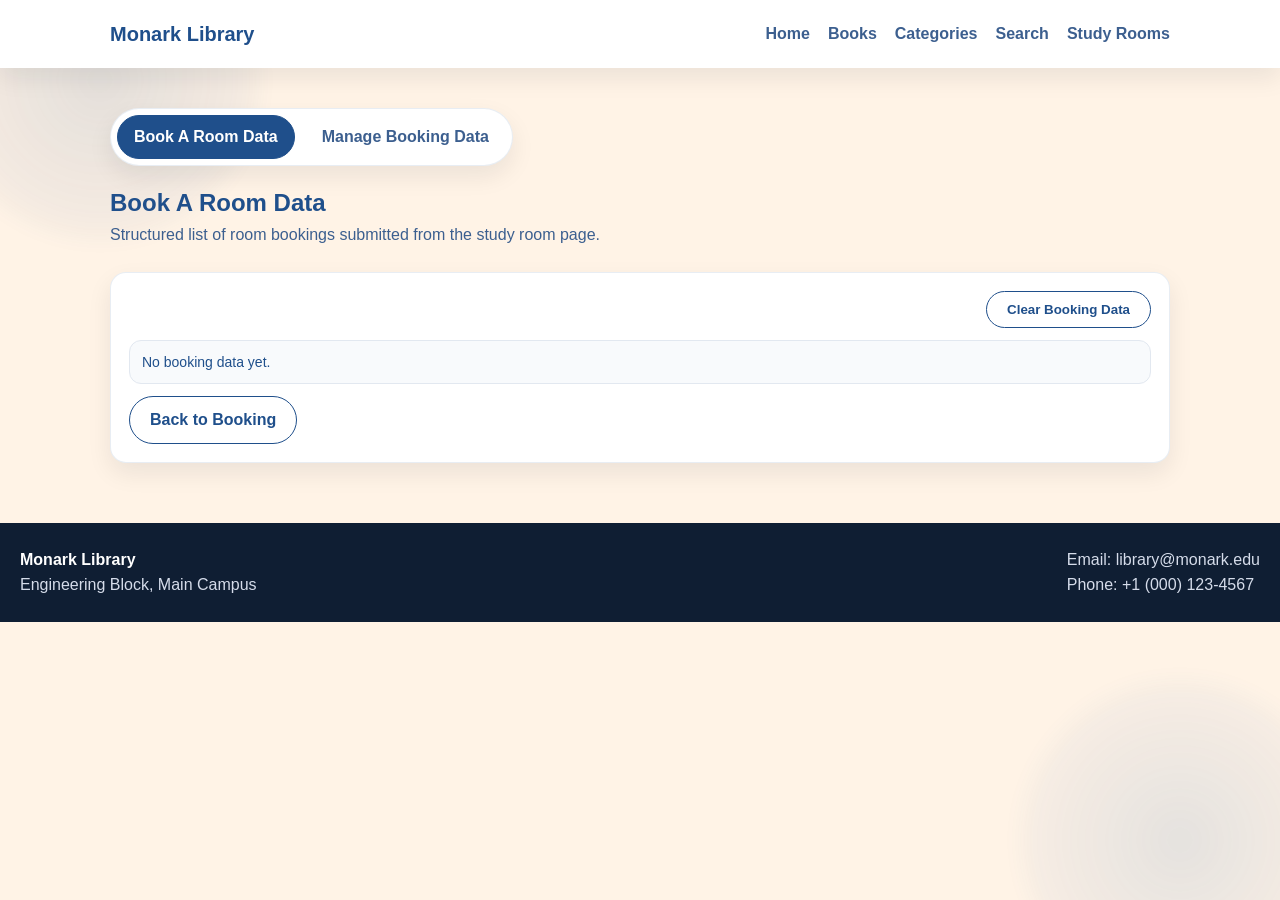
<file: booking-data.html>
<!DOCTYPE html>
<html lang="en">
<head>
  <meta charset="UTF-8" />
  <meta name="viewport" content="width=device-width, initial-scale=1.0" />
  <title>Monark Library | Booking Data</title>
  <link rel="stylesheet" href="css/style.css" />
</head>
<body>
  <header class="site-header">
    <nav class="nav">
      <div class="logo">Monark Library</div>
      <ul class="nav-links">
        <li><a href="index.html">Home</a></li>
        <li><a href="books.html">Books</a></li>
        <li><a href="categories.html">Categories</a></li>
        <li><a href="search.html">Search</a></li>
        <li><a href="studyroom.html">Study Rooms</a></li>
      </ul>
      <div class="nav-toggle" id="navToggle">Menu</div>
    </nav>
  </header>

  <main class="page">
    <section class="form-switch">
      <div class="form-switcher" role="tablist" aria-label="Booking data views">
        <a class="switch-btn active" href="booking-data.html">Book A Room Data</a>
        <a class="switch-btn" href="manage-data.html">Manage Booking Data</a>
      </div>
    </section>

    <section class="page-header">
      <h1>Book A Room Data</h1>
      <p>Structured list of room bookings submitted from the study room page.</p>
    </section>

    <section class="booking-data">
      <div class="data-panel">
        <div class="data-actions">
          <button class="btn ghost" type="button" id="clearBookingData">Clear Booking Data</button>
        </div>
        <div class="data-list" id="bookingList"></div>
        <div class="form-actions" style="margin-top: 12px;">
          <a class="btn ghost" href="studyroom.html">Back to Booking</a>
        </div>
      </div>
    </section>
  </main>

  <footer class="footer">
    <div>
      <strong>Monark Library</strong>
      <p>Engineering Block, Main Campus</p>
    </div>
    <div>
      <p>Email: library@monark.edu</p>
      <p>Phone: +1 (000) 123-4567</p>
    </div>
  </footer>

  <script src="js/booking-data.js"></script>
  <script src="js/main.js"></script>
</body>
</html>
</file>
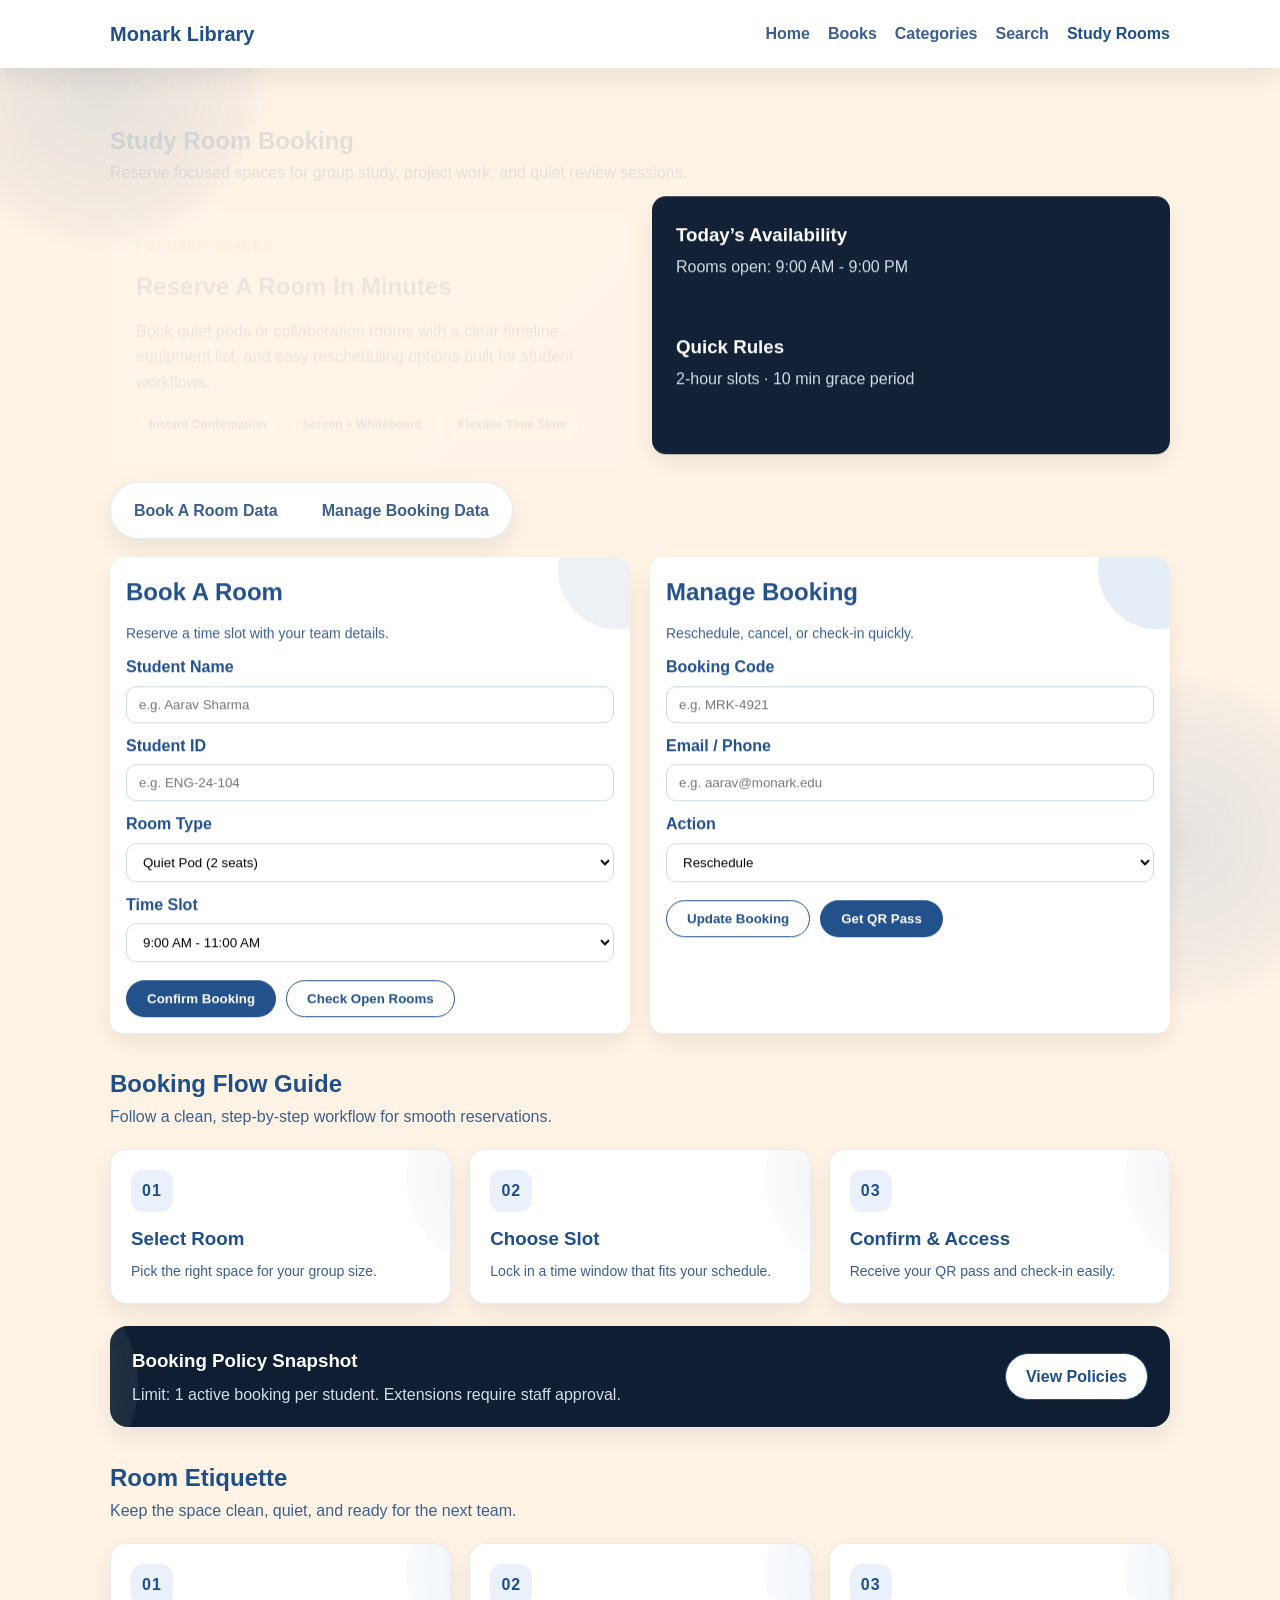
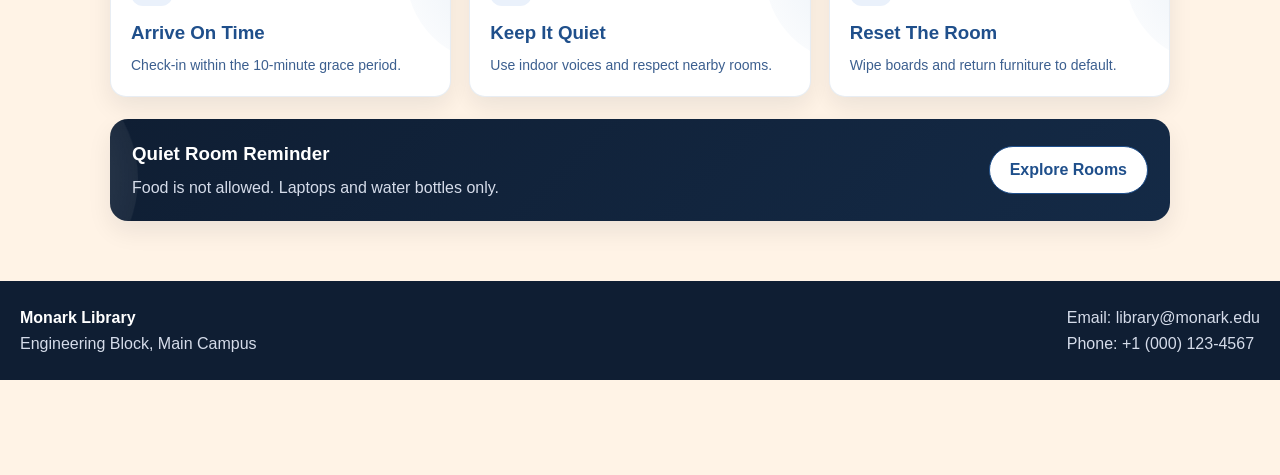
<file: issue.html>
﻿<!DOCTYPE html>
<html lang="en">
<head>
  <meta charset="UTF-8" />
  <meta http-equiv="refresh" content="0; url=studyroom.html" />
  <meta name="viewport" content="width=device-width, initial-scale=1.0" />
  <title>Redirecting...</title>
  <link rel="stylesheet" href="css/style.css" />
</head>
<body class="page">
  <section class="page-header">
    <h1>Page Moved</h1>
    <p>The Issue/Return page has been renamed. Redirecting to Study Rooms...</p>
    <p>If you are not redirected, open <a href="studyroom.html">Study Rooms</a>.</p>
  </section>
</body>
</html>
</file>
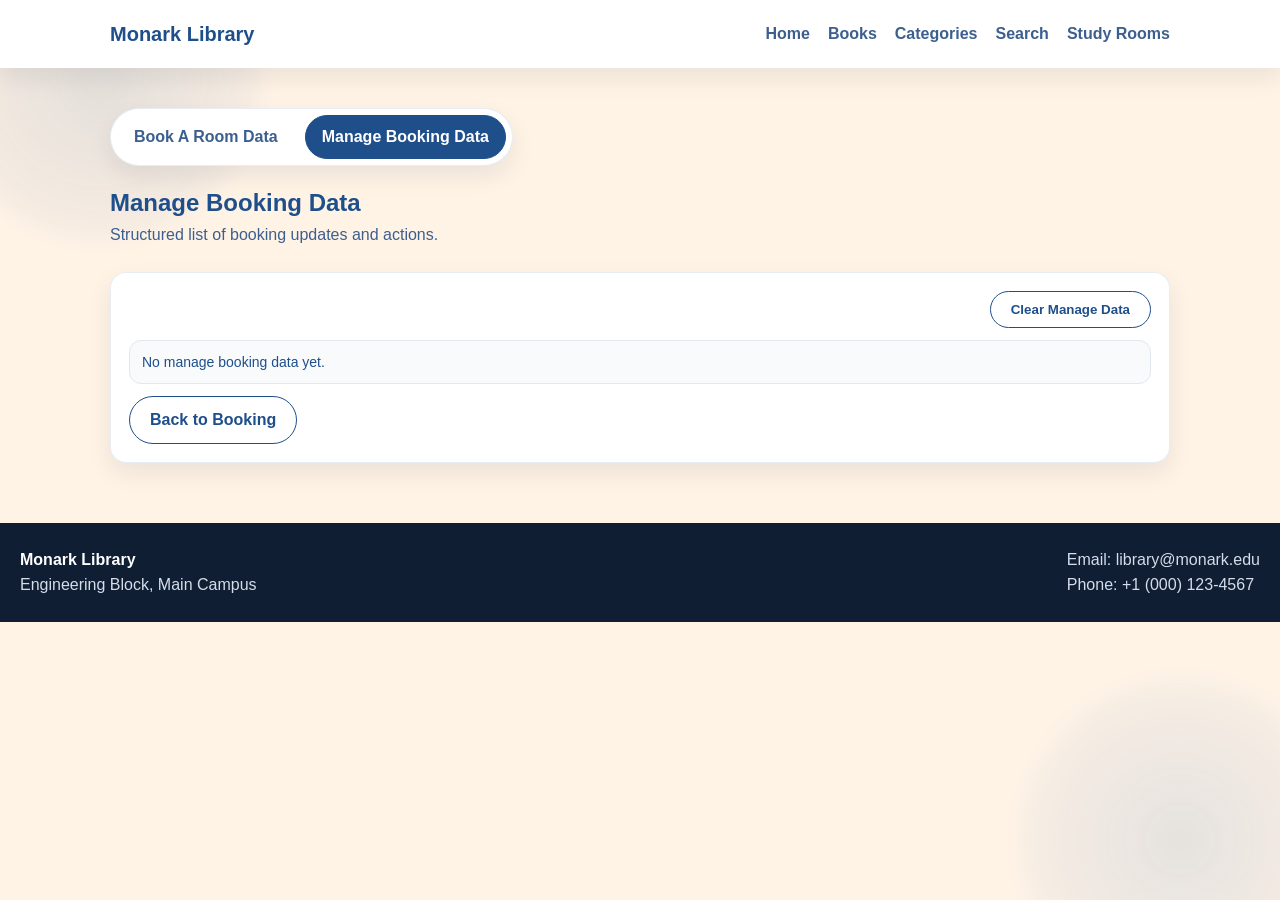
<file: manage-data.html>
<!DOCTYPE html>
<html lang="en">
<head>
  <meta charset="UTF-8" />
  <meta name="viewport" content="width=device-width, initial-scale=1.0" />
  <title>Monark Library | Manage Booking Data</title>
  <link rel="stylesheet" href="css/style.css" />
</head>
<body>
  <header class="site-header">
    <nav class="nav">
      <div class="logo">Monark Library</div>
      <ul class="nav-links">
        <li><a href="index.html">Home</a></li>
        <li><a href="books.html">Books</a></li>
        <li><a href="categories.html">Categories</a></li>
        <li><a href="search.html">Search</a></li>
        <li><a href="studyroom.html">Study Rooms</a></li>
      </ul>
      <div class="nav-toggle" id="navToggle">Menu</div>
    </nav>
  </header>

  <main class="page">
    <section class="form-switch">
      <div class="form-switcher" role="tablist" aria-label="Booking data views">
        <a class="switch-btn" href="booking-data.html">Book A Room Data</a>
        <a class="switch-btn active" href="manage-data.html">Manage Booking Data</a>
      </div>
    </section>

    <section class="page-header">
      <h1>Manage Booking Data</h1>
      <p>Structured list of booking updates and actions.</p>
    </section>

    <section class="booking-data">
      <div class="data-panel">
        <div class="data-actions">
          <button class="btn ghost" type="button" id="clearManageData">Clear Manage Data</button>
        </div>
        <div class="data-list" id="manageList"></div>
        <div class="form-actions" style="margin-top: 12px;">
          <a class="btn ghost" href="studyroom.html">Back to Booking</a>
        </div>
      </div>
    </section>
  </main>

  <footer class="footer">
    <div>
      <strong>Monark Library</strong>
      <p>Engineering Block, Main Campus</p>
    </div>
    <div>
      <p>Email: library@monark.edu</p>
      <p>Phone: +1 (000) 123-4567</p>
    </div>
  </footer>

  <script src="js/manage-data.js"></script>
  <script src="js/main.js"></script>
</body>
</html>
</file>
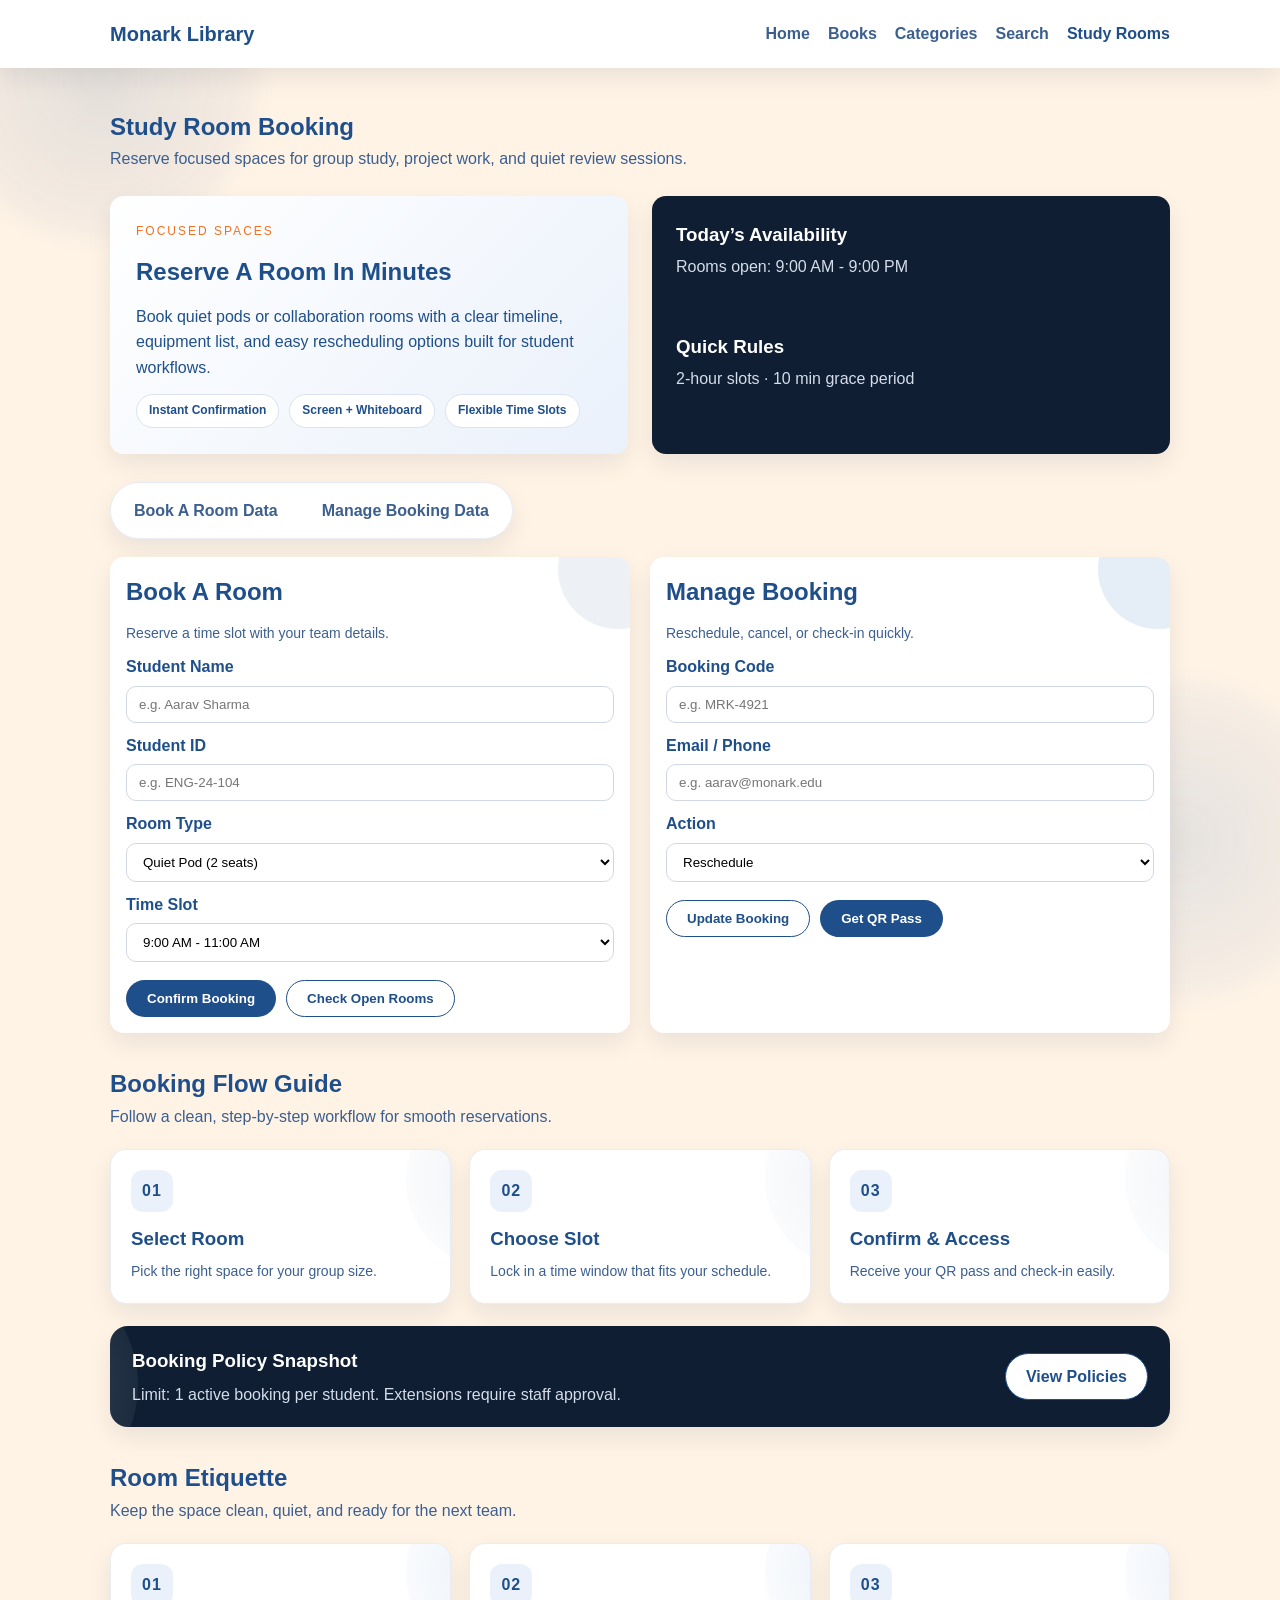
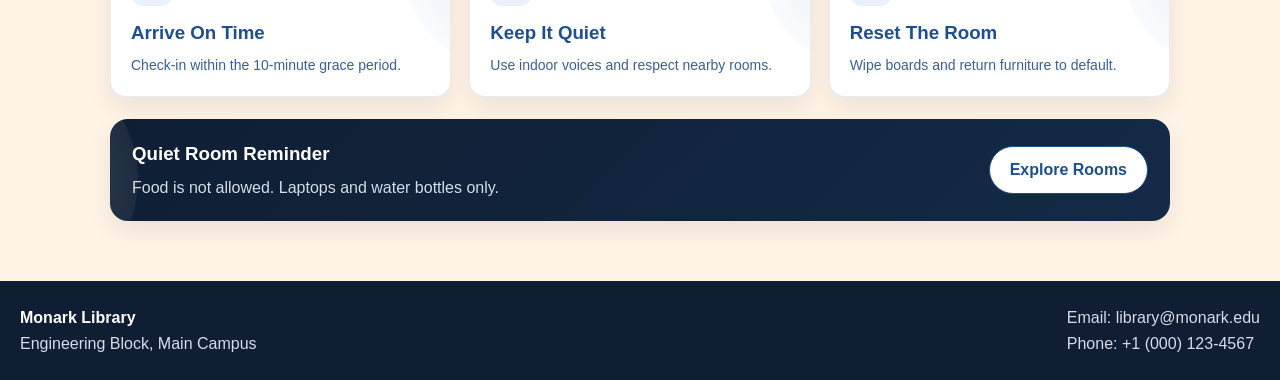
<file: studyroom.html>
﻿<!DOCTYPE html>
<html lang="en">
<head>
  <meta charset="UTF-8" />
  <meta name="viewport" content="width=device-width, initial-scale=1.0" />
  <title>Monark Library | Study Room Booking</title>
  <link rel="stylesheet" href="css/style.css" />
</head>
<body>
  <header class="site-header">
    <nav class="nav">
      <div class="logo">Monark Library</div>
      <ul class="nav-links">
        <li><a href="index.html">Home</a></li>
        <li><a href="books.html">Books</a></li>
        <li><a href="categories.html">Categories</a></li>
        <li><a href="search.html">Search</a></li>
        <li><a href="studyroom.html" class="active">Study Rooms</a></li>
      </ul>
      <div class="nav-toggle" id="navToggle">Menu</div>
    </nav>
  </header>
  <main class="page">
    <section class="page-header">
      <h1>Study Room Booking</h1>
      <p>Reserve focused spaces for group study, project work, and quiet review sessions.</p>
    </section>

    <section class="issue-hero">
      <div class="issue-hero-card">
        <p class="eyebrow">Focused Spaces</p>
        <h2>Reserve A Room In Minutes</h2>
        <p>
          Book quiet pods or collaboration rooms with a clear timeline, equipment list,
          and easy rescheduling options built for student workflows.
        </p>
        <div class="issue-badges">
          <span>Instant Confirmation</span>
          <span>Screen + Whiteboard</span>
          <span>Flexible Time Slots</span>
        </div>
      </div>
      <div class="issue-hero-panel">
        <div>
          <h3>Today’s Availability</h3>
          <p>Rooms open: 9:00 AM - 9:00 PM</p>
        </div>
        <div>
          <h3>Quick Rules</h3>
          <p>2-hour slots · 10 min grace period</p>
        </div>
      </div>
    </section>

    <section class="form-switch">
      <div class="form-switcher" role="tablist" aria-label="Booking data views">
        <a class="switch-btn" href="booking-data.html">Book A Room Data</a>
        <a class="switch-btn" href="manage-data.html">Manage Booking Data</a>
      </div>
    </section>

    <section class="form-grid fancy">
      <form class="card issue-card" id="bookingForm">
        <h2>Book A Room</h2>
        <p class="card-subtitle">Reserve a time slot with your team details.</p>
        <label>Student Name
          <input type="text" id="bookingName" placeholder="e.g. Aarav Sharma" required />
        </label>
        <label>Student ID
          <input type="text" id="bookingId" placeholder="e.g. ENG-24-104" required />
        </label>
        <label>Room Type
          <select id="bookingRoom">
            <option>Quiet Pod (2 seats)</option>
            <option>Collaboration Room (4 seats)</option>
            <option>Project Lab (6 seats)</option>
          </select>
        </label>
        <label>Time Slot
          <select id="bookingSlot">
            <option>9:00 AM - 11:00 AM</option>
            <option>11:30 AM - 1:30 PM</option>
            <option>2:00 PM - 4:00 PM</option>
            <option>4:30 PM - 6:30 PM</option>
          </select>
        </label>
        <div class="form-actions">
          <button class="btn primary" type="submit">Confirm Booking</button>
          <button class="btn ghost" type="button">Check Open Rooms</button>
        </div>
      </form>

      <form class="card return-card" id="manageForm">
        <h2>Manage Booking</h2>
        <p class="card-subtitle">Reschedule, cancel, or check-in quickly.</p>
        <label>Booking Code
          <input type="text" id="manageCode" placeholder="e.g. MRK-4921" required />
        </label>
        <label>Email / Phone
          <input type="text" id="manageContact" placeholder="e.g. aarav@monark.edu" required />
        </label>
        <label>Action
          <select id="manageAction">
            <option>Reschedule</option>
            <option>Cancel Booking</option>
            <option>Check-in</option>
          </select>
        </label>
        <div class="form-actions">
          <button class="btn ghost" type="submit">Update Booking</button>
          <button class="btn primary" type="button">Get QR Pass</button>
        </div>
      </form>
    </section>

    <section class="issue-guide">
      <div class="section-head">
        <h2>Booking Flow Guide</h2>
        <p>Follow a clean, step-by-step workflow for smooth reservations.</p>
      </div>
      <div class="issue-guide-grid">
        <article class="step-card">
          <span class="step-number">01</span>
          <h3>Select Room</h3>
          <p>Pick the right space for your group size.</p>
        </article>
        <article class="step-card">
          <span class="step-number">02</span>
          <h3>Choose Slot</h3>
          <p>Lock in a time window that fits your schedule.</p>
        </article>
        <article class="step-card">
          <span class="step-number">03</span>
          <h3>Confirm & Access</h3>
          <p>Receive your QR pass and check-in easily.</p>
        </article>
      </div>
      <div class="issue-notice">
        <div>
          <h3>Booking Policy Snapshot</h3>
          <p>Limit: 1 active booking per student. Extensions require staff approval.</p>
        </div>
        <a class="btn ghost" href="categories.html">View Policies</a>
      </div>
    </section>

    <section class="return-guide">
      <div class="section-head">
        <h2>Room Etiquette</h2>
        <p>Keep the space clean, quiet, and ready for the next team.</p>
      </div>
      <div class="issue-guide-grid">
        <article class="step-card return-step">
          <span class="step-number">01</span>
          <h3>Arrive On Time</h3>
          <p>Check-in within the 10-minute grace period.</p>
        </article>
        <article class="step-card return-step">
          <span class="step-number">02</span>
          <h3>Keep It Quiet</h3>
          <p>Use indoor voices and respect nearby rooms.</p>
        </article>
        <article class="step-card return-step">
          <span class="step-number">03</span>
          <h3>Reset The Room</h3>
          <p>Wipe boards and return furniture to default.</p>
        </article>
      </div>
      <div class="issue-notice return-notice">
        <div>
          <h3>Quiet Room Reminder</h3>
          <p>Food is not allowed. Laptops and water bottles only.</p>
        </div>
        <a class="btn ghost" href="books.html">Explore Rooms</a>
      </div>
    </section>
  </main>

  <footer class="footer">
    <div>
      <strong>Monark Library</strong>
      <p>Engineering Block, Main Campus</p>
    </div>
    <div>
      <p>Email: library@monark.edu</p>
      <p>Phone: +1 (000) 123-4567</p>
    </div>
  </footer>

  <script src="js/studyroom.js"></script>
  <script src="js/main.js"></script>
</body>
</html>
</file>
<file: css/style.css>
﻿:root {
  --bg: #fff3e6;
  --white: #ffffff;
  --primary: #1f4f8b;
  --secondary: #f37021;
  --text: #1f4f8b;
  --muted: #3c5f8f;
  --shadow: 0 10px 25px rgba(15, 23, 42, 0.08);
  --surface-dark: #0f1e33;
  --surface-dark-2: #142a46;
  --chip-bg: #eaf1fb;
  --shelf-1: #1f4f8b;
  --shelf-2: #2a6bb3;
  --shelf-3: #5d84c6;
  --shelf-4: #4b6b8f;
  --shelf-5: #385b7d;
  --radius: 14px;
}

* {
  box-sizing: border-box;
  margin: 0;
  padding: 0;
}

body {
  font-family: "Segoe UI", Tahoma, Geneva, Verdana, sans-serif;
  background: var(--bg);
  color: var(--text);
  line-height: 1.6;
  scroll-behavior: smooth;
  position: relative;
  overflow-x: hidden;
}


body::before,
body::after {
  content: "";
  position: fixed;
  width: 320px;
  height: 320px;
  border-radius: 50%;
  z-index: -1;
  filter: blur(10px);
  opacity: 0.35;
  animation: floatBlob 12s ease-in-out infinite;
}

body::before {
  top: -80px;
  left: -60px;
  background: radial-gradient(circle, rgba(31, 79, 139, 0.35), rgba(31, 79, 139, 0));
}

body::after {
  bottom: -100px;
  right: -60px;
  background: radial-gradient(circle, rgba(42, 107, 179, 0.35), rgba(42, 107, 179, 0));
  animation-delay: 2s;
}

a {
  text-decoration: none;
  color: inherit;
}

.site-header {
  background: var(--white);
  box-shadow: var(--shadow);
  position: sticky;
  top: 0;
  z-index: 10;
}

.nav {
  max-width: 1100px;
  margin: 0 auto;
  padding: 18px 20px;
  display: flex;
  align-items: center;
  justify-content: space-between;
  gap: 16px;
}

.logo {
  font-weight: 700;
  font-size: 20px;
  color: var(--primary);
}

.nav-links {
  list-style: none;
  display: flex;
  gap: 18px;
  flex-wrap: wrap;
}

.nav-links a {
  color: var(--muted);
  font-weight: 600;
}

.nav-links a.active,
.nav-links a:hover {
  color: var(--primary);
}

.nav-toggle {
  display: none;
  background: var(--primary);
  color: #fff;
  padding: 8px 14px;
  border-radius: 999px;
  font-size: 14px;
  cursor: pointer;
}

.hero {
  max-width: 1100px;
  margin: 40px auto 0;
  padding: 40px 20px;
  display: grid;
  grid-template-columns: repeat(auto-fit, minmax(280px, 1fr));
  gap: 30px;
  align-items: center;
  animation: fadeUp 0.9s ease both;
}

.hero-content h1 {
  font-size: 42px;
  line-height: 1.2;
  margin-bottom: 16px;
}

.eyebrow {
  color: var(--secondary);
  text-transform: uppercase;
  letter-spacing: 2px;
  font-size: 12px;
  margin-bottom: 12px;
}

.hero-text {
  color: var(--muted);
  margin-bottom: 20px;
}

.hero-actions {
  display: flex;
  gap: 12px;
  flex-wrap: wrap;
}

.btn {
  padding: 10px 20px;
  border-radius: 999px;
  font-weight: 600;
  border: 1px solid transparent;
  display: inline-block;
  transition: transform 0.2s ease, box-shadow 0.2s ease, background 0.2s ease, color 0.2s ease;
}

.btn.primary {
  background: var(--primary);
  color: #fff;
}

.btn.ghost {
  border-color: var(--primary);
  color: var(--primary);
  background: #fff;
}

.btn:hover {
  transform: translateY(-2px);
  box-shadow: 0 8px 18px rgba(31, 79, 139, 0.18);
}

.hero-banner {
  background: linear-gradient(135deg, #ffffff 0%, #eaf1fb 100%);
  padding: 30px;
  border-radius: var(--radius);
  box-shadow: var(--shadow);
}

.banner-card {
  background: #fff;
  border-radius: var(--radius);
  padding: 24px;
  border: 1px solid #e3e8f1;
  transition: transform 0.25s ease, box-shadow 0.25s ease, border-color 0.25s ease;
}

.banner-title {
  font-weight: 700;
  margin-bottom: 12px;
  color: var(--primary);
}

.banner-card:hover {
  transform: translateY(-6px) scale(1.01);
  border-color: rgba(31, 79, 139, 0.3);
  box-shadow: 0 16px 32px rgba(15, 23, 42, 0.15);
}

.banner-list {
  list-style: none;
  display: grid;
  gap: 8px;
  color: var(--muted);
}

.hero-title {
  position: relative;
}

.typing-text {
  display: block;
  min-height: 2.6em;
  white-space: normal;
}

.typing-cursor {
  display: none;
}

.typing-text::after {
  content: "|";
  margin-left: 4px;
  color: var(--primary);
  animation: blink 1s steps(2, start) infinite;
}


@keyframes blink {
  to {
    opacity: 0;
  }
}

.intro {
  max-width: 1100px;
  margin: 0 auto;
  padding: 30px 20px 60px;
  display: grid;
  grid-template-columns: repeat(auto-fit, minmax(240px, 1fr));
  gap: 20px;
}

.stats,
.featured,
.shelf,
.facility,
.events,
.testimonials,
.newsletter,
.toolkit {
  max-width: 1100px;
  margin: 0 auto;
  padding: 10px 20px 60px;
}

.stats {
  display: grid;
  grid-template-columns: repeat(auto-fit, minmax(180px, 1fr));
  gap: 18px;
}

.stat-card {
  background: #fff;
  padding: 20px;
  border-radius: var(--radius);
  box-shadow: var(--shadow);
  text-align: center;
  animation: fadeUp 0.8s ease both;
}

.stat-card h3 {
  color: var(--primary);
  font-size: 28px;
}

.section-head {
  margin-bottom: 20px;
}

.section-head p {
  color: var(--muted);
}

.facility {
  display: grid;
  grid-template-columns: repeat(auto-fit, minmax(260px, 1fr));
  gap: 22px;
  align-items: center;
}

.facility-list {
  display: flex;
  flex-wrap: wrap;
  gap: 10px;
  margin-top: 12px;
}

.facility-list span {
  background: #fff;
  border: 1px solid #dbe3f2;
  padding: 6px 12px;
  border-radius: 999px;
  font-size: 12px;
  color: var(--primary);
  font-weight: 600;
}

.facility-card {
  background: var(--surface-dark);
  color: #d5dcea;
  padding: 24px;
  border-radius: var(--radius);
  box-shadow: var(--shadow);
  position: relative;
  overflow: hidden;
  transition: transform 0.3s ease, box-shadow 0.3s ease;
}

.facility-card h3 {
  color: #fff;
  margin-bottom: 8px;
}

.facility-card::before {
  content: "";
  position: absolute;
  inset: -40% auto auto -40%;
  width: 220px;
  height: 220px;
  background: radial-gradient(circle, rgba(255, 255, 255, 0.18), rgba(255, 255, 255, 0));
  transform: translate3d(0, 0, 0);
  animation: glowFloat 6s ease-in-out infinite;
}

.facility-card:hover {
  transform: translateY(-6px);
  box-shadow: 0 20px 40px rgba(15, 23, 42, 0.25);
}

.facility-card:hover::before {
  animation-duration: 3.5s;
}

.muted {
  color: var(--muted);
}

.testimonials strong {
  display: block;
  margin-top: 8px;
  color: var(--primary);
}

.newsletter-card {
  background: linear-gradient(135deg, #ffffff 0%, #eaf1fb 100%);
  padding: 28px;
  border-radius: var(--radius);
  box-shadow: var(--shadow);
  display: grid;
  gap: 16px;
  position: relative;
  overflow: hidden;
}

.newsletter-card::after {
  content: "";
  position: absolute;
  right: -80px;
  top: -80px;
  width: 220px;
  height: 220px;
  background: radial-gradient(circle, rgba(31, 79, 139, 0.12), rgba(31, 79, 139, 0));
  animation: glowFloat 7s ease-in-out infinite;
}

.newsletter-form {
  display: flex;
  gap: 10px;
  flex-wrap: wrap;
  position: relative;
  z-index: 1;
}

.newsletter-form input {
  flex: 1;
  min-width: 220px;
  padding: 12px 16px;
  border-radius: 12px;
  border: 1px solid #d0d7e5;
  font-size: 16px;
}

.toolkit-wrap {
  display: grid;
  grid-template-columns: repeat(auto-fit, minmax(280px, 1fr));
  gap: 22px;
  align-items: stretch;
}

.toolkit-panel {
  background: linear-gradient(135deg, #fefefe 0%, #e7eef9 100%);
  border-radius: var(--radius);
  padding: 26px;
  box-shadow: var(--shadow);
  position: relative;
  overflow: hidden;
}

.toolkit-panel::after {
  content: "";
  position: absolute;
  inset: auto -40% -40% auto;
  width: 220px;
  height: 220px;
  border-radius: 50%;
  background: radial-gradient(circle, rgba(42, 107, 179, 0.18), rgba(42, 107, 179, 0));
  animation: glowFloat 7s ease-in-out infinite;
}

.toolkit-eyebrow {
  color: var(--secondary);
  text-transform: uppercase;
  letter-spacing: 2px;
  font-size: 12px;
  margin-bottom: 10px;
  font-weight: 700;
}

.toolkit-panel h3 {
  font-size: 26px;
  margin-bottom: 10px;
}

.toolkit-panel p {
  color: var(--muted);
  margin-bottom: 18px;
}

.toolkit-actions {
  display: flex;
  gap: 12px;
  flex-wrap: wrap;
  position: relative;
  z-index: 1;
}

.toolkit-grid {
  display: grid;
  grid-template-columns: repeat(auto-fit, minmax(200px, 1fr));
  gap: 18px;
}

.tool-card {
  background: #fff;
  border-radius: 16px;
  padding: 18px;
  box-shadow: var(--shadow);
  border: 1px solid rgba(31, 79, 139, 0.1);
  transition: transform 0.25s ease, box-shadow 0.25s ease, border-color 0.25s ease;
  position: relative;
  overflow: hidden;
}

.tool-card::before {
  content: "";
  position: absolute;
  left: -30%;
  top: -30%;
  width: 120px;
  height: 120px;
  background: radial-gradient(circle, rgba(31, 79, 139, 0.12), rgba(31, 79, 139, 0));
  opacity: 0;
  transition: opacity 0.25s ease;
}

.tool-card:hover {
  transform: translateY(-6px);
  box-shadow: 0 18px 34px rgba(15, 23, 42, 0.14);
  border-color: rgba(31, 79, 139, 0.25);
}

.tool-card:hover::before {
  opacity: 1;
}

.tool-card h4 {
  font-size: 17px;
  margin-bottom: 6px;
}

.tool-card p {
  color: var(--muted);
  font-size: 14px;
}

.tool-tag {
  display: inline-block;
  background: #eef3fb;
  color: var(--primary);
  font-weight: 700;
  font-size: 11px;
  padding: 6px 10px;
  border-radius: 999px;
  margin-bottom: 10px;
}

.toolkit-ticker {
  margin-top: 24px;
  background: var(--surface-dark);
  color: #d5dcea;
  border-radius: 999px;
  overflow: hidden;
  padding: 10px 0;
  box-shadow: var(--shadow);
}

.ticker-track {
  display: flex;
  gap: 30px;
  align-items: center;
  animation: tickerMove 16s linear infinite;
  padding-left: 30px;
  white-space: nowrap;
}

.ticker-track span {
  font-weight: 600;
  font-size: 13px;
  letter-spacing: 1px;
  text-transform: uppercase;
}

@keyframes tickerMove {
  from {
    transform: translateX(0);
  }
  to {
    transform: translateX(-50%);
  }
}

.shelf-card {
  background: #fff;
  border-radius: 18px;
  box-shadow: var(--shadow);
  padding: 22px 18px 18px;
  display: grid;
  grid-template-columns: repeat(5, minmax(60px, 1fr));
  gap: 14px;
  align-items: end;
}

.shelf-book {
  position: relative;
  height: 160px;
  border-radius: 12px 12px 8px 8px;
  transform-origin: bottom center;
  transition: transform 0.25s ease, box-shadow 0.25s ease;
  box-shadow: 0 10px 18px rgba(15, 23, 42, 0.12);
  display: block;
}

.shelf-book::before {
  content: attr(data-label);
  position: absolute;
  left: 50%;
  top: 12px;
  transform: translateX(-50%);
  color: rgba(255, 255, 255, 0.9);
  font-weight: 700;
  letter-spacing: 1px;
  font-size: 12px;
}

.shelf-book::after {
  content: "";
  position: absolute;
  left: 0;
  right: 0;
  bottom: -10px;
  height: 10px;
  border-radius: 0 0 8px 8px;
  background: rgba(15, 23, 42, 0.08);
  filter: blur(6px);
  opacity: 0;
  transition: opacity 0.25s ease;
}

.shelf-book:nth-child(1) { background: var(--shelf-1); }
.shelf-book:nth-child(2) { background: var(--shelf-2); }
.shelf-book:nth-child(3) { background: var(--shelf-3); }
.shelf-book:nth-child(4) { background: var(--shelf-4); }
.shelf-book:nth-child(5) { background: var(--shelf-5); }

.shelf-book:hover {
  transform: rotate(-6deg) translateY(-6px);
}

.shelf-book:hover::after {
  opacity: 1;
}

@media (max-width: 600px) {
  .shelf-card {
    grid-template-columns: repeat(3, minmax(60px, 1fr));
  }
}

.intro-card {
  background: var(--white);
  padding: 24px;
  border-radius: var(--radius);
  box-shadow: var(--shadow);
  animation: fadeUp 0.8s ease both;
  transition: transform 0.25s ease, box-shadow 0.25s ease;
}

.intro-card:hover {
  transform: translateY(-6px);
  box-shadow: 0 16px 34px rgba(15, 23, 42, 0.14);
}

.page {
  max-width: 1100px;
  margin: 0 auto;
  padding: 40px 20px 60px;
}

.page-header {
  margin-bottom: 24px;
}

.page-header p {
  color: var(--muted);
}

.grid {
  display: grid;
  grid-template-columns: repeat(auto-fit, minmax(220px, 1fr));
  gap: 20px;
}

.search-grid {
  grid-template-columns: repeat(auto-fit, minmax(180px, 1fr));
  gap: 16px;
  justify-content: center;
}

.search-grid .card {
  padding: 12px;
  gap: 8px;
  max-width: 260px;
  justify-self: center;
}

.search-grid .card img {
  aspect-ratio: 3 / 4;
  max-height: 200px;
}

.search-grid .card h3 {
  font-size: 16px;
}

.search-grid .card p {
  font-size: 13px;
}

.card {
  background: var(--white);
  border-radius: var(--radius);
  box-shadow: var(--shadow);
  padding: 16px;
  display: flex;
  flex-direction: column;
  gap: 10px;
  transition: transform 0.2s ease, box-shadow 0.2s ease;
}

.card img {
  width: 100%;
  border-radius: 10px;
  aspect-ratio: 3 / 4;
  height: auto;
  object-fit: cover;
  object-position: center;
  background: #e8edf6;
  box-shadow: inset 0 0 0 1px rgba(31, 79, 139, 0.08);
  border: 1px solid rgba(31, 79, 139, 0.12);
}

.card h3 {
  font-size: 18px;
}

.card p {
  color: var(--muted);
  font-size: 14px;
}

.card .btn {
  margin-top: auto;
}

.card:hover {
  transform: translateY(-4px);
  box-shadow: 0 14px 30px rgba(15, 23, 42, 0.12);
}

.compact-grid .card {
  padding: 12px;
  gap: 8px;
}

.compact-grid .card img {
  aspect-ratio: 3 / 4;
  max-height: 180px;
}

.compact-grid .card h3 {
  font-size: 16px;
}

.compact-grid .card p {
  font-size: 13px;
}

.compact-grid {
  grid-template-columns: repeat(auto-fit, minmax(170px, 170px));
  justify-content: center;
  justify-items: center;
}

.category-bar {
  display: flex;
  flex-wrap: wrap;
  gap: 10px;
  margin-bottom: 20px;
}

.category-bar button {
  border: 1px solid #d0d7e5;
  background: #fff;
  padding: 8px 16px;
  border-radius: 999px;
  cursor: pointer;
  font-weight: 600;
  color: var(--muted);
}

.category-bar button.active {
  background: var(--primary);
  color: #fff;
  border-color: var(--primary);
}

.search-bar {
  margin-bottom: 20px;
}

.search-bar input {
  width: 100%;
  padding: 12px 16px;
  border-radius: 12px;
  border: 1px solid #d0d7e5;
  font-size: 16px;
  transition: border-color 0.2s ease, box-shadow 0.2s ease;
}

.search-bar input:focus {
  border-color: var(--primary);
  outline: none;
  box-shadow: 0 0 0 3px rgba(31, 79, 139, 0.15);
}

.grid .compact-grid{
  margin: 0 auto;
}

.form-grid {
  display: grid;
  grid-template-columns: repeat(auto-fit, minmax(260px, 1fr));
  gap: 20px;
}

.form-grid.fancy {
  align-items: stretch;
}

.booking-data {
  margin-top: 22px;
  display: grid;
  grid-template-columns: repeat(auto-fit, minmax(260px, 1fr));
  gap: 18px;
}

.data-panel {
  background: #fff;
  border-radius: 16px;
  padding: 18px;
  box-shadow: var(--shadow);
  border: 1px solid rgba(31, 79, 139, 0.1);
}

.data-panel h3 {
  margin-bottom: 10px;
  color: var(--primary);
}

.data-list {
  display: grid;
  gap: 10px;
}

.data-actions {
  display: flex;
  justify-content: flex-end;
  margin-bottom: 12px;
}

.data-item {
  background: #f8fafc;
  border: 1px solid #e2e8f0;
  border-radius: 12px;
  padding: 10px 12px;
  font-size: 14px;
  color: var(--text);
}

.data-actions-row {
  display: flex;
  gap: 8px;
  margin-top: 10px;
  flex-wrap: wrap;
}

.data-actions-row .btn {
  padding: 6px 14px;
  font-size: 13px;
}
.form-switch {
  margin-bottom: 18px;
}

.form-switcher {
  display: inline-flex;
  gap: 10px;
  background: #fff;
  border-radius: 999px;
  padding: 6px;
  box-shadow: var(--shadow);
  border: 1px solid rgba(31, 79, 139, 0.1);
}

.switch-btn {
  border: 1px solid transparent;
  background: transparent;
  color: var(--muted);
  font-weight: 700;
  padding: 8px 16px;
  border-radius: 999px;
  cursor: pointer;
  transition: background 0.2s ease, color 0.2s ease, border-color 0.2s ease;
}

.switch-btn.active {
  background: var(--primary);
  color: #fff;
  border-color: var(--primary);
}

form label {
  font-weight: 600;
  display: flex;
  flex-direction: column;
  gap: 6px;
}

form input {
  padding: 10px 12px;
  border: 1px solid #d0d7e5;
  border-radius: 10px;
}

form select {
  padding: 10px 12px;
  border: 1px solid #d0d7e5;
  border-radius: 10px;
  background: #fff;
}

.footer {
  background: var(--surface-dark);
  color: #d5dcea;
  display: flex;
  justify-content: space-between;
  gap: 20px;
  padding: 24px 20px;
  flex-wrap: wrap;
}

.footer strong {
  color: #fff;
}

.issue-hero {
  display: grid;
  grid-template-columns: repeat(auto-fit, minmax(280px, 1fr));
  gap: 24px;
  margin-bottom: 28px;
  align-items: stretch;
}

.issue-hero-card {
  background: linear-gradient(135deg, #ffffff 0%, #eaf1fb 100%);
  padding: 26px;
  border-radius: var(--radius);
  box-shadow: var(--shadow);
  animation: fadeUp 0.9s ease both;
}

.issue-hero-card h2 {
  margin: 8px 0 12px;
}

.issue-badges {
  display: flex;
  gap: 10px;
  flex-wrap: wrap;
  margin-top: 14px;
}

.issue-badges span {
  background: #fff;
  border: 1px solid #dbe3f2;
  padding: 6px 12px;
  border-radius: 999px;
  font-size: 12px;
  color: var(--primary);
  font-weight: 600;
}

.issue-hero-panel {
  background: var(--surface-dark);
  color: #d5dcea;
  padding: 24px;
  border-radius: var(--radius);
  display: grid;
  gap: 14px;
  box-shadow: var(--shadow);
}

.issue-hero-panel h3 {
  color: #fff;
  margin-bottom: 4px;
}

.card-subtitle {
  color: var(--muted);
  font-size: 14px;
}

.issue-card,
.return-card {
  position: relative;
  overflow: hidden;
}

.issue-card::after,
.return-card::after {
  content: "";
  position: absolute;
  top: 0;
  right: 0;
  width: 120px;
  height: 120px;
  border-radius: 50%;
  background: rgba(31, 79, 139, 0.08);
  transform: translate(40%, -40%);
}

.return-card::after {
  background: rgba(42, 107, 179, 0.12);
}

.form-actions {
  display: flex;
  gap: 10px;
  flex-wrap: wrap;
  margin-top: 8px;
}

.issue-guide {
  margin-top: 32px;
}

.return-guide {
  margin-top: 32px;
}

.issue-guide-grid {
  display: grid;
  grid-template-columns: repeat(auto-fit, minmax(220px, 1fr));
  gap: 18px;
}

.step-card {
  background: #fff;
  border-radius: 16px;
  padding: 20px;
  box-shadow: var(--shadow);
  border: 1px solid rgba(31, 79, 139, 0.1);
  position: relative;
  overflow: hidden;
  transition: transform 0.25s ease, box-shadow 0.25s ease, border-color 0.25s ease;
}

.step-card::after {
  content: "";
  position: absolute;
  right: -40%;
  top: -40%;
  width: 180px;
  height: 180px;
  border-radius: 50%;
  background: radial-gradient(circle, rgba(31, 79, 139, 0.12), rgba(31, 79, 139, 0));
  opacity: 0.6;
  transition: transform 0.35s ease;
}

.step-card:hover {
  transform: translateY(-6px);
  box-shadow: 0 18px 34px rgba(15, 23, 42, 0.14);
  border-color: rgba(31, 79, 139, 0.25);
}

.step-card:hover::after {
  transform: translate3d(20px, 20px, 0);
}

.step-number {
  display: inline-flex;
  align-items: center;
  justify-content: center;
  width: 42px;
  height: 42px;
  border-radius: 12px;
  background: var(--chip-bg);
  color: var(--primary);
  font-weight: 700;
  letter-spacing: 1px;
  margin-bottom: 12px;
}

.step-card h3 {
  margin-bottom: 6px;
}

.step-card p {
  color: var(--muted);
  font-size: 14px;
}

.issue-notice {
  margin-top: 22px;
  background: var(--surface-dark);
  color: #d5dcea;
  border-radius: 18px;
  padding: 20px 22px;
  display: flex;
  align-items: center;
  justify-content: space-between;
  gap: 16px;
  flex-wrap: wrap;
  box-shadow: var(--shadow);
  position: relative;
  overflow: hidden;
}

.issue-notice::before {
  content: "";
  position: absolute;
  left: -20%;
  top: -60%;
  width: 240px;
  height: 240px;
  border-radius: 50%;
  background: radial-gradient(circle, rgba(255, 255, 255, 0.2), rgba(255, 255, 255, 0));
  animation: glowFloat 6s ease-in-out infinite;
}

.issue-notice h3 {
  color: #fff;
  margin-bottom: 6px;
}

.issue-notice p {
  color: #d5dcea;
}

.return-step::after {
  background: radial-gradient(circle, rgba(42, 107, 179, 0.16), rgba(42, 107, 179, 0));
}

.return-notice {
  background: linear-gradient(135deg, var(--surface-dark) 0%, var(--surface-dark-2) 100%);
}

@keyframes fadeUp {
  from {
    opacity: 0;
    transform: translateY(16px);
  }
  to {
    opacity: 1;
    transform: translateY(0);
  }
}

.page-header {
  animation: fadeUp 0.7s ease both;
}

.grid {
  animation: fadeUp 0.9s ease both;
}

.reveal {
  opacity: 0;
  transform: translateY(14px);
  transition: opacity 0.6s ease, transform 0.6s ease;
}

.reveal.show {
  opacity: 1;
  transform: translateY(0);
}

@keyframes floatBlob {
  0% {
    transform: translateY(0) scale(1);
  }
  50% {
    transform: translateY(20px) scale(1.05);
  }
  100% {
    transform: translateY(0) scale(1);
  }
}

@keyframes glowFloat {
  0% {
    transform: translate3d(0, 0, 0) scale(1);
  }
  50% {
    transform: translate3d(30px, 30px, 0) scale(1.05);
  }
  100% {
    transform: translate3d(0, 0, 0) scale(1);
  }
}

.events .card,
.testimonials .card {
  transition: transform 0.25s ease, box-shadow 0.25s ease;
}

.events .card:hover,
.testimonials .card:hover {
  transform: translateY(-6px);
  box-shadow: 0 18px 34px rgba(15, 23, 42, 0.14);
}

@media (max-width: 900px) {
  .nav-links {
    display: none;
    flex-direction: column;
    background: #fff;
    padding: 16px;
    border-radius: 12px;
    box-shadow: var(--shadow);
  }

  .nav-links.open {
    display: flex;
  }

  .nav-toggle {
    display: block;
  }
}

@media (max-width: 600px) {
  .hero-content h1 {
    font-size: 32px;
  }

  .typing-text {
    white-space: normal;
    min-width: 0;
  }
}
</file>
